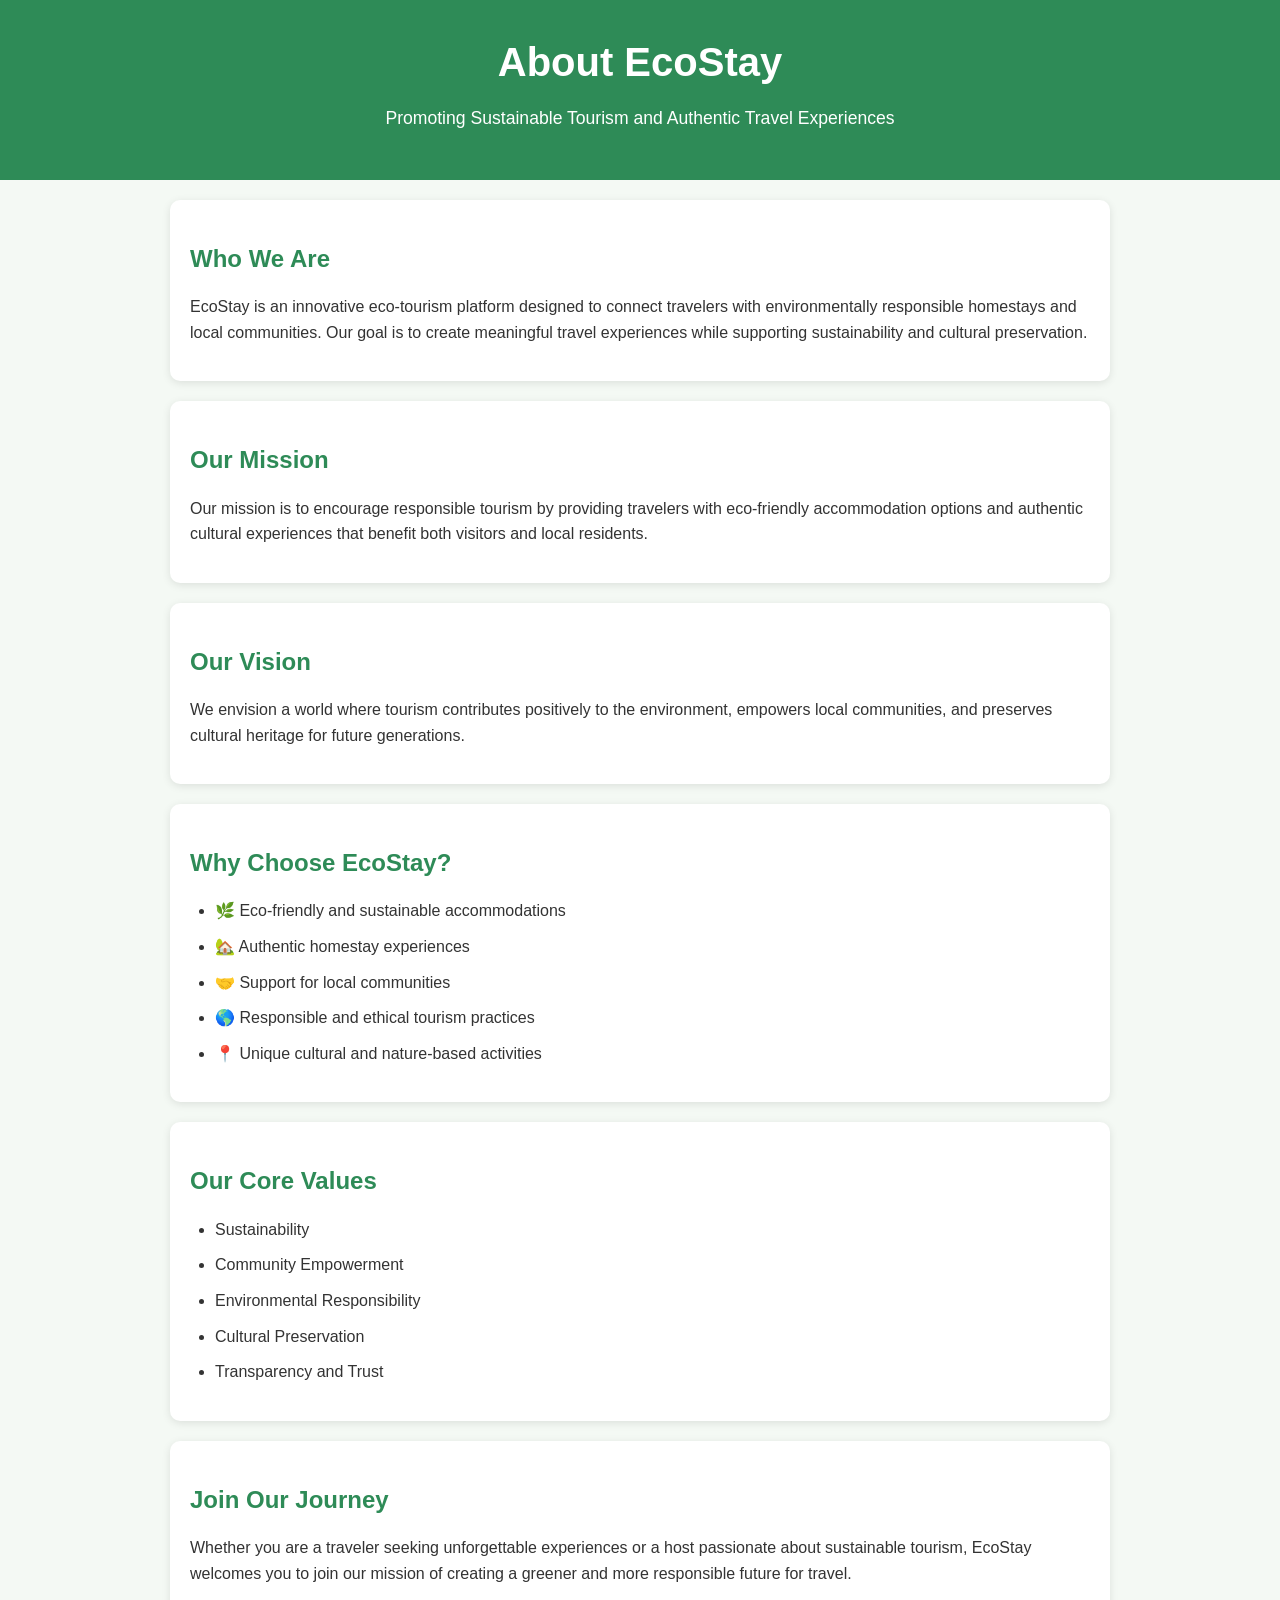
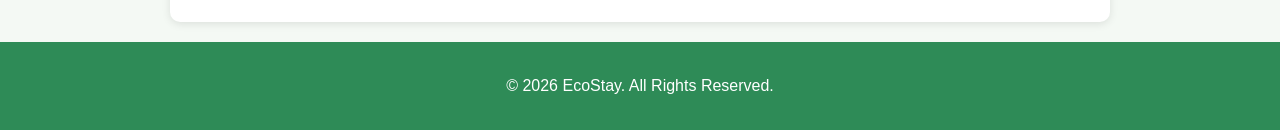
<file: about.html>
<!DOCTYPE html>
<html lang="en">
<head>
    <meta charset="UTF-8">
    <meta name="viewport" content="width=device-width, initial-scale=1.0">
    <title>About EcoStay</title>
    <link rel="stylesheet" href="style.css">
</head>
<body>

    <header>
        <h1>About EcoStay</h1>
        <p>Promoting Sustainable Tourism and Authentic Travel Experiences</p>
    </header>

    <section>
        <h2>Who We Are</h2>
        <p>
            EcoStay is an innovative eco-tourism platform designed to connect
            travelers with environmentally responsible homestays and local
            communities. Our goal is to create meaningful travel experiences
            while supporting sustainability and cultural preservation.
        </p>
    </section>

    <section>
        <h2>Our Mission</h2>
        <p>
            Our mission is to encourage responsible tourism by providing
            travelers with eco-friendly accommodation options and authentic
            cultural experiences that benefit both visitors and local residents.
        </p>
    </section>

    <section>
        <h2>Our Vision</h2>
        <p>
            We envision a world where tourism contributes positively to the
            environment, empowers local communities, and preserves cultural
            heritage for future generations.
        </p>
    </section>

    <section>
        <h2>Why Choose EcoStay?</h2>
        <ul>
            <li>🌿 Eco-friendly and sustainable accommodations</li>
            <li>🏡 Authentic homestay experiences</li>
            <li>🤝 Support for local communities</li>
            <li>🌎 Responsible and ethical tourism practices</li>
            <li>📍 Unique cultural and nature-based activities</li>
        </ul>
    </section>

    <section>
        <h2>Our Core Values</h2>
        <ul>
            <li>Sustainability</li>
            <li>Community Empowerment</li>
            <li>Environmental Responsibility</li>
            <li>Cultural Preservation</li>
            <li>Transparency and Trust</li>
        </ul>
    </section>

    <section>
        <h2>Join Our Journey</h2>
        <p>
            Whether you are a traveler seeking unforgettable experiences or a
            host passionate about sustainable tourism, EcoStay welcomes you to
            join our mission of creating a greener and more responsible future
            for travel.
        </p>
    </section>

    <footer>
        <p>&copy; 2026 EcoStay. All Rights Reserved.</p>
    </footer>

</body>
</html>
</file>
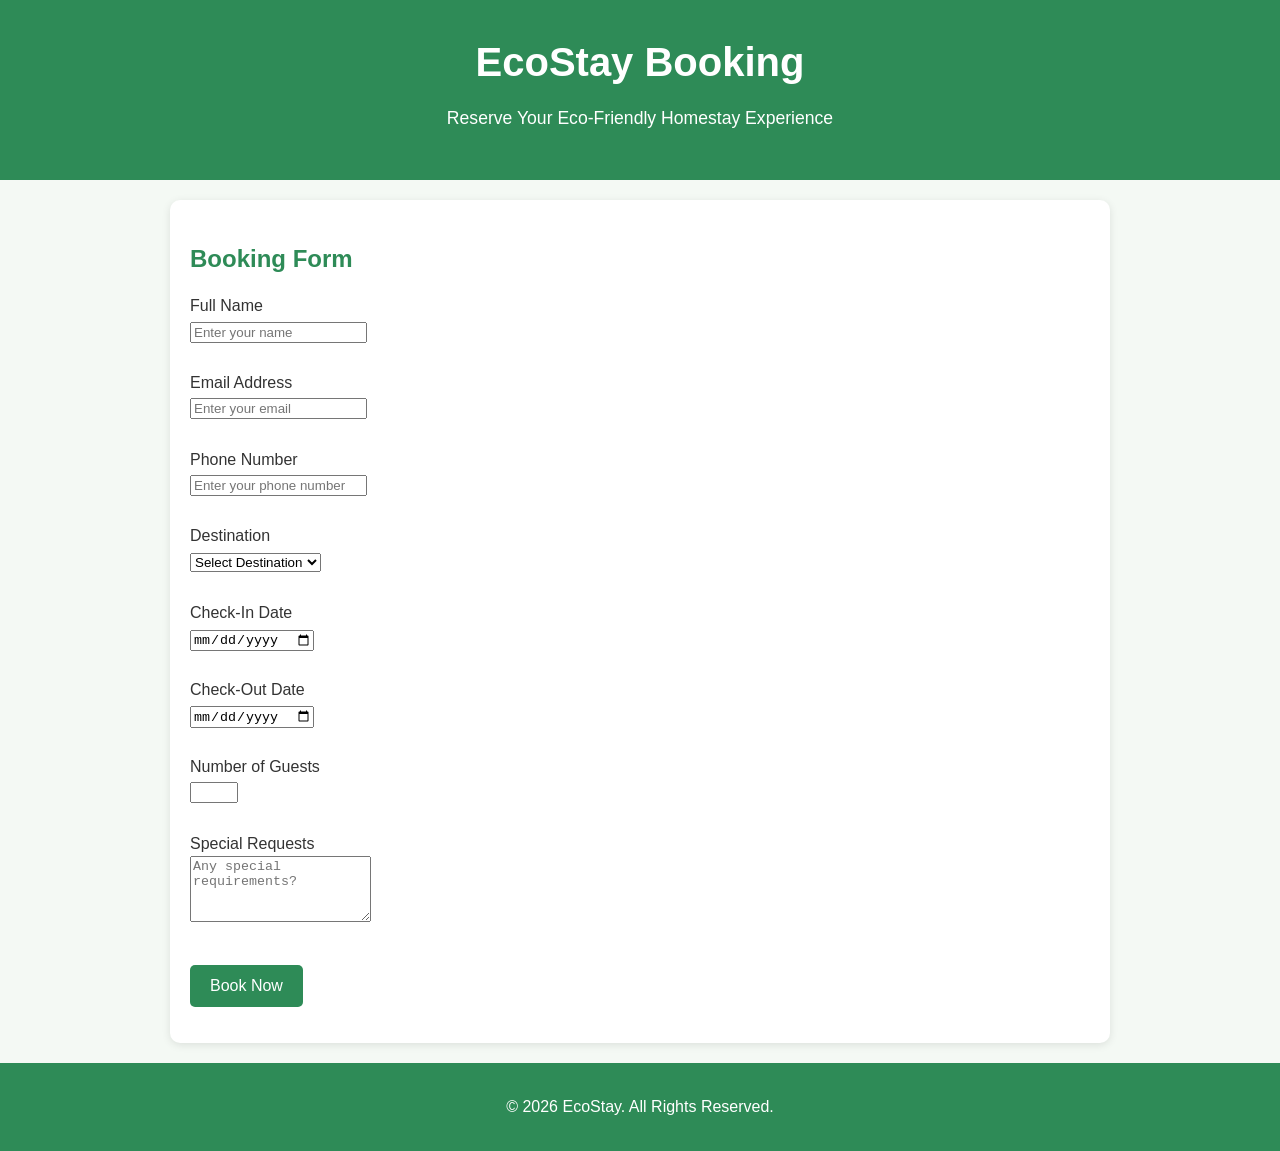
<file: booking.html>
<!DOCTYPE html>
<html lang="en">
<head>
    <meta charset="UTF-8">
    <meta name="viewport" content="width=device-width, initial-scale=1.0">
    <title>Book Your Stay - EcoStay</title>
    <link rel="stylesheet" href="style.css">
</head>
<body>

    <header>
        <h1>EcoStay Booking</h1>
        <p>Reserve Your Eco-Friendly Homestay Experience</p>
    </header>

    <section>
        <h2>Booking Form</h2>

        <form id="bookingForm">
            <label for="name">Full Name</label><br>
            <input type="text" id="name" name="name" placeholder="Enter your name" required><br><br>

            <label for="email">Email Address</label><br>
            <input type="email" id="email" name="email" placeholder="Enter your email" required><br><br>

            <label for="phone">Phone Number</label><br>
            <input type="tel" id="phone" name="phone" placeholder="Enter your phone number" required><br><br>

            <label for="destination">Destination</label><br>
            <select id="destination" name="destination" required>
                <option value="">Select Destination</option>
                <option value="Kerala">Kerala</option>
                <option value="Himachal Pradesh">Himachal Pradesh</option>
                <option value="Uttarakhand">Uttarakhand</option>
                <option value="Goa">Goa</option>
                <option value="Rajasthan">Rajasthan</option>
            </select><br><br>

            <label for="checkin">Check-In Date</label><br>
            <input type="date" id="checkin" name="checkin" required><br><br>

            <label for="checkout">Check-Out Date</label><br>
            <input type="date" id="checkout" name="checkout" required><br><br>

            <label for="guests">Number of Guests</label><br>
            <input type="number" id="guests" name="guests" min="1" max="20" required><br><br>

            <label for="message">Special Requests</label><br>
            <textarea id="message" name="message" rows="4" placeholder="Any special requirements?"></textarea><br><br>

            <button type="submit">Book Now</button>
        </form>

        <p id="confirmationMessage"></p>
    </section>

    <footer>
        <p>&copy; 2026 EcoStay. All Rights Reserved.</p>
    </footer>

    <script>
        document.getElementById("bookingForm").addEventListener("submit", function(event) {
            event.preventDefault();

            document.getElementById("confirmationMessage").innerHTML =
                "✅ Thank you! Your booking request has been submitted successfully.";

            this.reset();
        });
    </script>

</body>
</html>
</file>
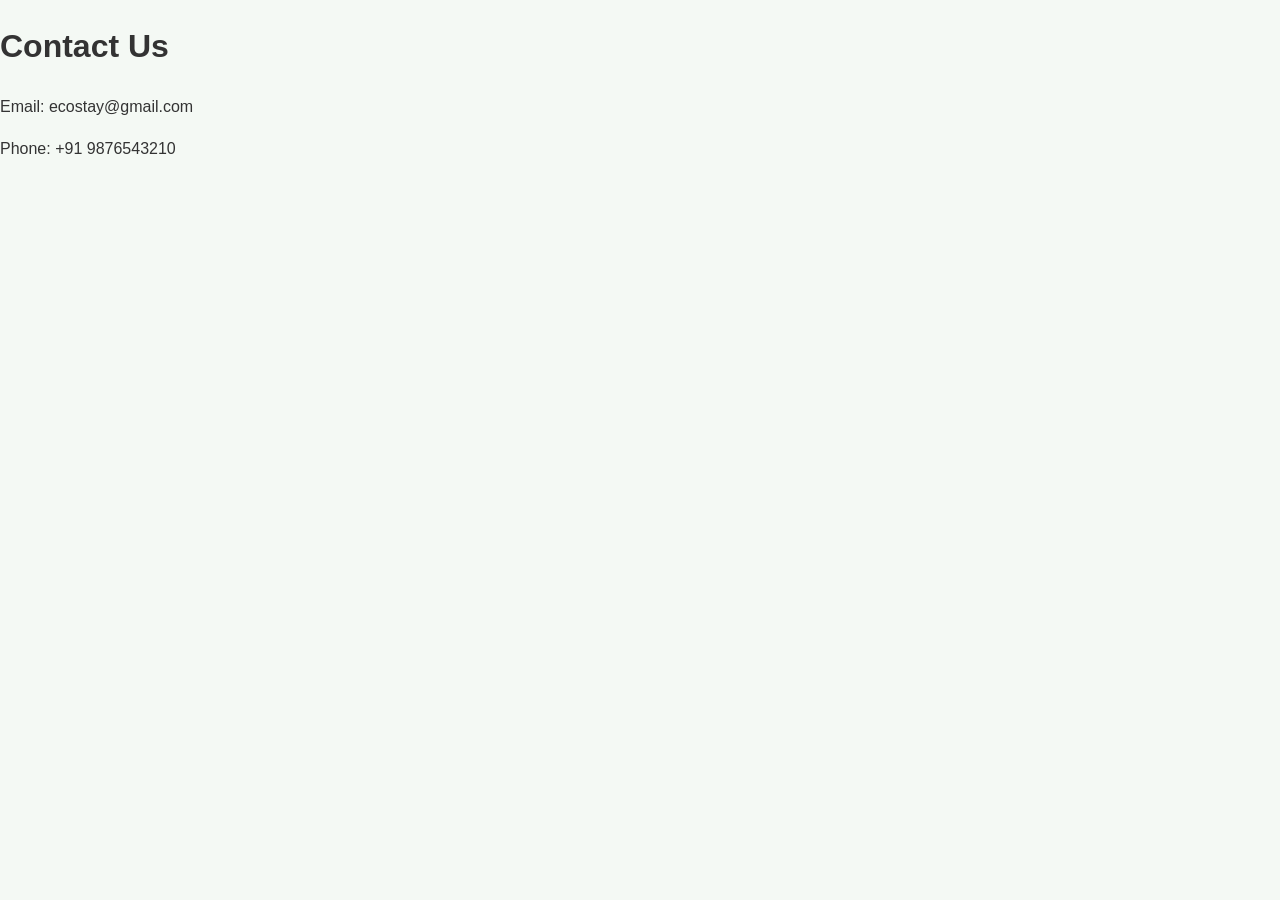
<file: contact.html>
<!DOCTYPE html>
<html>
<head>
<title>Contact</title>
<link rel="stylesheet" href="style.css">
</head>
<body>

<h1>Contact Us</h1>

<p>Email: ecostay@gmail.com</p>
<p>Phone: +91 9876543210</p>
<script src="script.js"></script>
</body>
</html>
</file>
<file: style.css>
body {
    font-family: Arial, sans-serif;
    margin: 0;
    padding: 0;
    background-color: #f4f9f4;
    color: #333;
    line-height: 1.6;
}


header {
    background-color: #2e8b57;
    color: white;
    text-align: center;
    padding: 30px 20px;
}

header h1 {
    margin: 0;
    font-size: 2.5rem;
}

header p {
    margin-top: 10px;
    font-size: 1.1rem;
}


nav {
    background-color: #246b45;
    text-align: center;
    padding: 12px;
}

nav a {
    color: white;
    text-decoration: none;
    margin: 0 15px;
    font-size: 18px;
    font-weight: bold;
}

nav a:hover {
    color: yellow;
}
main {
    padding: 20px;
}


section {
    background: white;
    margin: 20px auto;
    padding: 20px;
    border-radius: 10px;
    max-width: 900px;
    box-shadow: 0 2px 8px rgba(0, 0, 0, 0.1);
}

section h2 {
    color: #2e8b57;
    margin-bottom: 15px;
}
ul {
    padding-left: 25px;
}

li {
    margin-bottom: 10px;
}


.contact p {
    margin: 8px 0;
}


button {
    background-color: #2e8b57;
    color: white;
    border: none;
    padding: 12px 20px;
    margin-top: 10px;
    border-radius: 5px;
    cursor: pointer;
    font-size: 1rem;
}

button:hover {
    background-color: #246b45;
}


footer {
    background-color: #2e8b57;
    color: white;
    text-align: center;
    padding: 15px;
    margin-top: 20px;
}


@media (max-width: 768px) {
    header h1 {
        font-size: 2rem;
    }

    section {
        margin: 15px;
        padding: 15px;
    }

    button {
        width: 100%;
    }
}
footer {
    background-color: #2e8b57;
    color: white;
    text-align: center;
    padding: 15px;
    margin-top: 20px;
}

/* Slideshow */
.slideshow-container {
    text-align: center;
    margin: 20px 0;
}

.slideshow-container img {
    width: 80%;
    max-width: 900px;
    height: 450px;
    object-fit: cover;
    border-radius: 10px;
}


@media (max-width: 768px) {
    header h1 {
        font-size: 2rem;
    }

    section {
        margin: 15px;
        padding: 15px;
    }

    button {
        width: 100%;
    }
}
</file>
